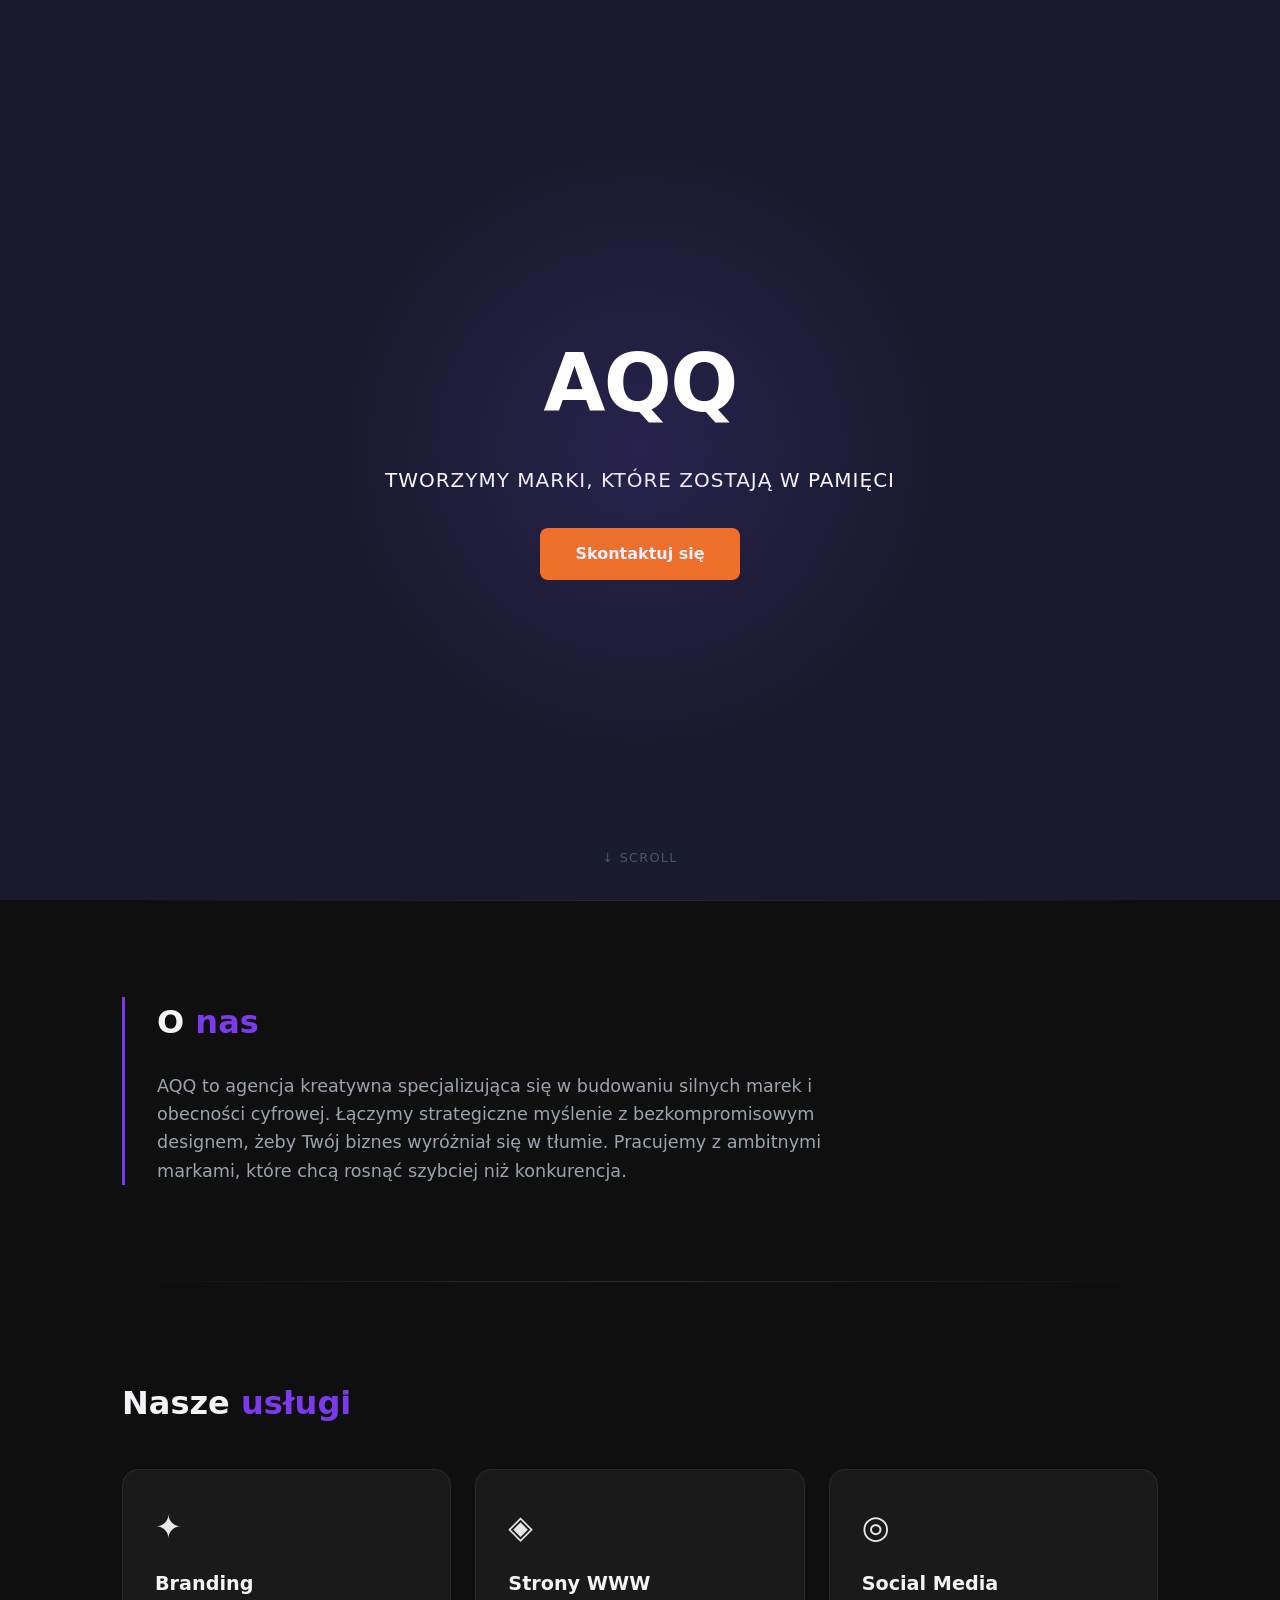
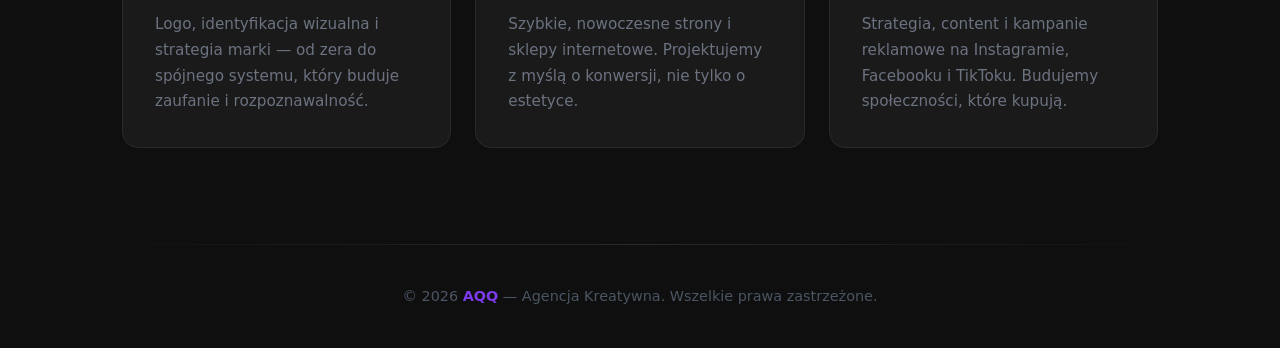
<file: projekty/html-starter/index.html>
<!DOCTYPE html>
<html lang="pl">
<head>
  <meta charset="UTF-8">
  <meta name="viewport" content="width=device-width, initial-scale=1.0">
  <title>AQQ – Agencja Kreatywna</title>
  <style>
    *, *::before, *::after { box-sizing: border-box; margin: 0; padding: 0; }

    body {
      font-family: 'Segoe UI', system-ui, sans-serif;
      background: #0f0f0f;
      color: #e8e8e8;
      line-height: 1.6;
    }

    /* HEADER */
    header {
      display: flex;
      flex-direction: column;
      align-items: center;
      justify-content: center;
      min-height: 100vh;
      text-align: center;
      padding: 2rem;
      background: #1a1a2e;
      position: relative;
      overflow: hidden;
    }

    header::before {
      content: '';
      position: absolute;
      width: 600px;
      height: 600px;
      background: radial-gradient(circle, rgba(120, 80, 255, 0.15) 0%, transparent 70%);
      top: 50%;
      left: 50%;
      transform: translate(-50%, -50%);
      pointer-events: none;
    }

    .logo {
      font-size: 5rem;
      font-weight: 900;
      letter-spacing: -0.02em;
      color: #ffffff;
      position: relative;
    }

    .tagline {
      font-size: 1.25rem;
      color: #ffffff;
      margin-top: 1rem;
      letter-spacing: 0.05em;
      text-transform: uppercase;
      font-weight: 300;
    }

    .btn-contact {
      margin-top: 2rem;
      padding: 0.85rem 2.2rem;
      background: #f97316;
      color: #fff;
      font-size: 1rem;
      font-weight: 600;
      border: none;
      border-radius: 8px;
      cursor: pointer;
      text-decoration: none;
      transition: background 0.2s ease, transform 0.2s ease;
      display: inline-block;
    }

    .btn-contact:hover {
      background: #ea6c0a;
      transform: translateY(-2px);
    }

    .scroll-hint {
      position: absolute;
      bottom: 2rem;
      font-size: 0.8rem;
      color: #4b5563;
      letter-spacing: 0.1em;
      text-transform: uppercase;
    }

    /* SECTIONS */
    section {
      max-width: 1100px;
      margin: 0 auto;
      padding: 6rem 2rem;
    }

    h2 {
      font-size: 2rem;
      font-weight: 700;
      margin-bottom: 1.5rem;
      color: #f3f4f6;
    }

    h2 span {
      color: #7c3aed;
    }

    /* O NAS */
    .about {
      border-left: 3px solid #7c3aed;
      padding-left: 2rem;
    }

    .about p {
      font-size: 1.1rem;
      color: #9ca3af;
      max-width: 680px;
    }

    /* USŁUGI */
    .services-grid {
      display: grid;
      grid-template-columns: repeat(auto-fit, minmax(280px, 1fr));
      gap: 1.5rem;
      margin-top: 2.5rem;
    }

    .card {
      background: #1a1a1a;
      border: 1px solid #2a2a2a;
      border-radius: 16px;
      padding: 2rem;
      transition: transform 0.2s ease, border-color 0.2s ease;
    }

    .card:hover {
      transform: translateY(-4px);
      border-color: #7c3aed;
    }

    .card-icon {
      font-size: 2rem;
      margin-bottom: 1rem;
    }

    .card h3 {
      font-size: 1.2rem;
      font-weight: 600;
      margin-bottom: 0.75rem;
      color: #f3f4f6;
    }

    .card p {
      font-size: 0.95rem;
      color: #6b7280;
      line-height: 1.7;
    }

    /* DIVIDER */
    .divider {
      width: 100%;
      height: 1px;
      background: linear-gradient(90deg, transparent, #2a2a2a, transparent);
      max-width: 1100px;
      margin: 0 auto;
    }

    /* FOOTER */
    footer {
      text-align: center;
      padding: 2.5rem;
      color: #4b5563;
      font-size: 0.9rem;
    }

    footer strong {
      color: #7c3aed;
    }
  </style>
</head>
<body>

  <header>
    <div class="logo">AQQ</div>
    <p class="tagline">Tworzymy marki, które zostają w pamięci</p>
    <a href="mailto:kontakt@aqq.pl" class="btn-contact">Skontaktuj się</a>
    <span class="scroll-hint">↓ scroll</span>
  </header>

  <div class="divider"></div>

  <section>
    <div class="about">
      <h2>O <span>nas</span></h2>
      <p>
        AQQ to agencja kreatywna specjalizująca się w budowaniu silnych marek i obecności cyfrowej.
        Łączymy strategiczne myślenie z bezkompromisowym designem, żeby Twój biznes wyróżniał się
        w tłumie. Pracujemy z ambitnymi markami, które chcą rosnąć szybciej niż konkurencja.
      </p>
    </div>
  </section>

  <div class="divider"></div>

  <section>
    <h2>Nasze <span>usługi</span></h2>
    <div class="services-grid">

      <div class="card">
        <div class="card-icon">✦</div>
        <h3>Branding</h3>
        <p>Logo, identyfikacja wizualna i strategia marki — od zera do spójnego systemu, który buduje zaufanie i rozpoznawalność.</p>
      </div>

      <div class="card">
        <div class="card-icon">◈</div>
        <h3>Strony WWW</h3>
        <p>Szybkie, nowoczesne strony i sklepy internetowe. Projektujemy z myślą o konwersji, nie tylko o estetyce.</p>
      </div>

      <div class="card">
        <div class="card-icon">◎</div>
        <h3>Social Media</h3>
        <p>Strategia, content i kampanie reklamowe na Instagramie, Facebooku i TikToku. Budujemy społeczności, które kupują.</p>
      </div>

    </div>
  </section>

  <div class="divider"></div>

  <footer>
    <p>© 2026 <strong>AQQ</strong> — Agencja Kreatywna. Wszelkie prawa zastrzeżone.</p>
  </footer>

</body>
</html>
</file>
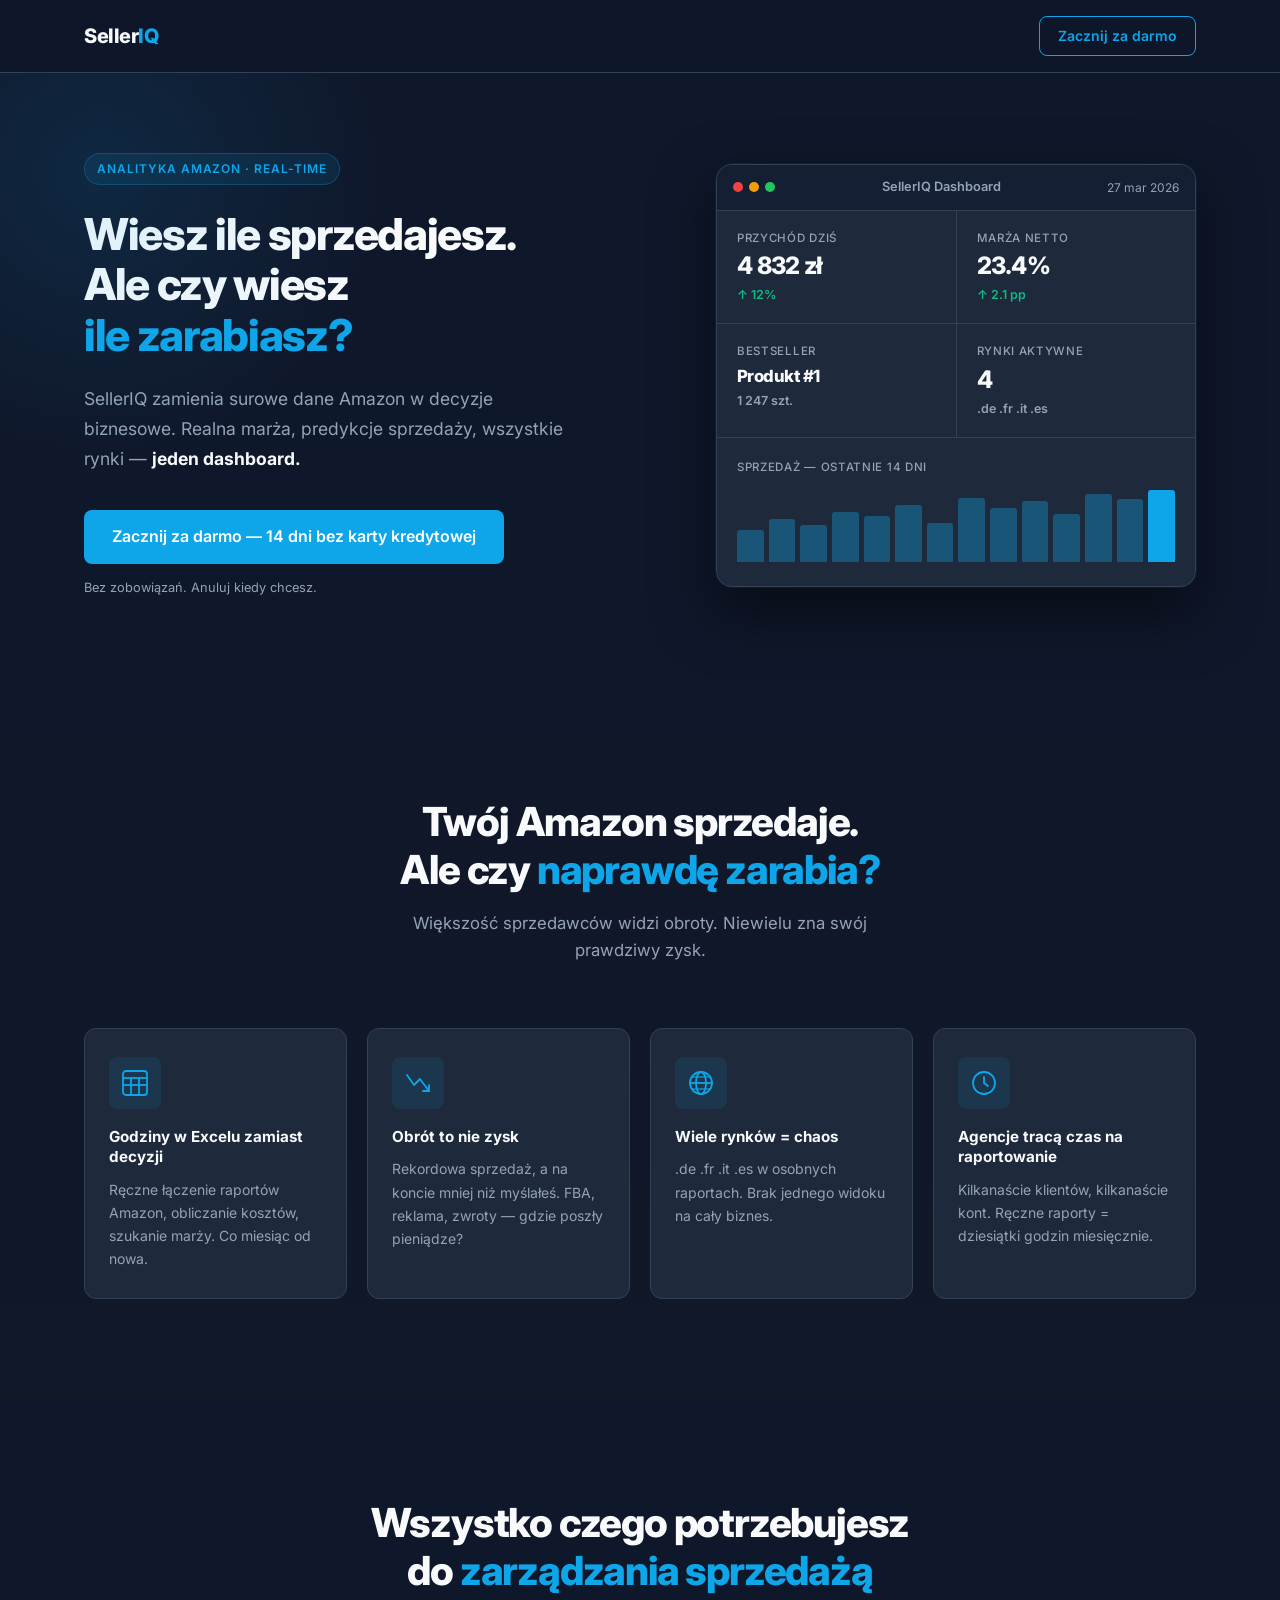
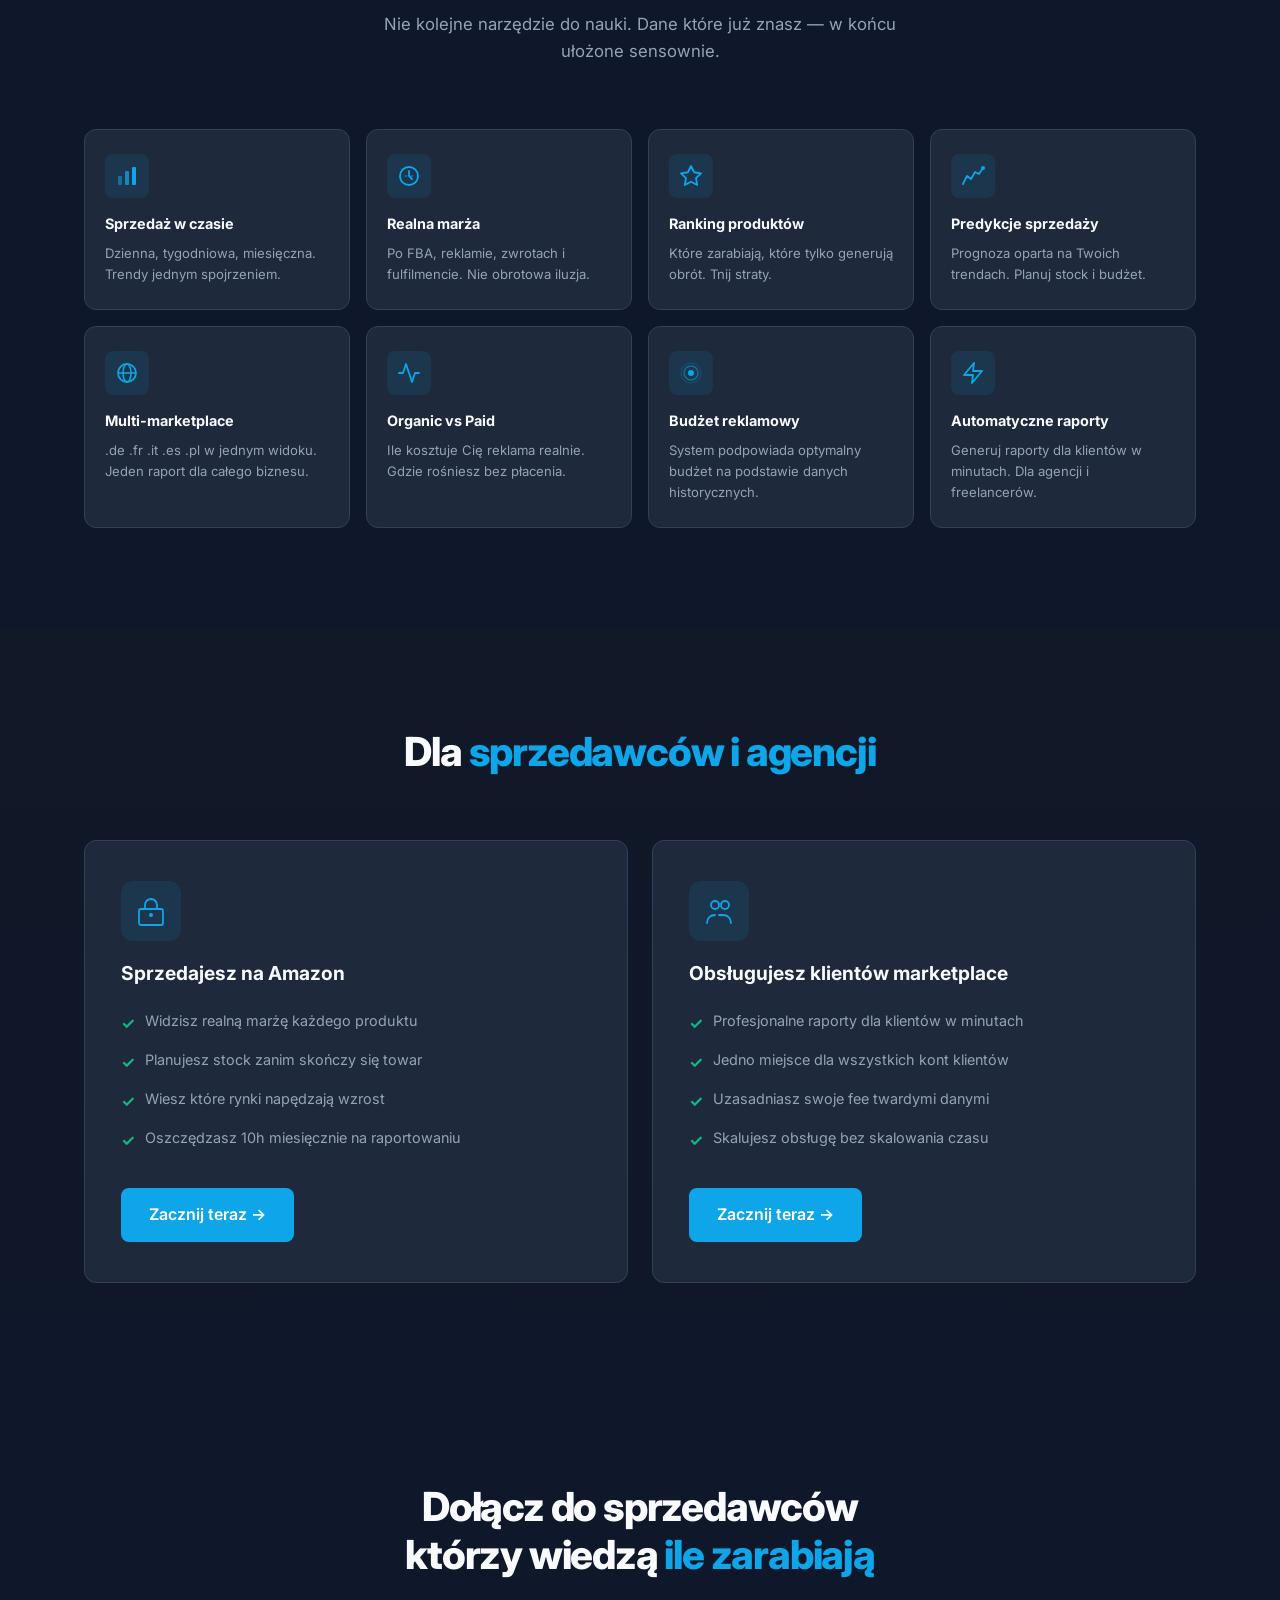
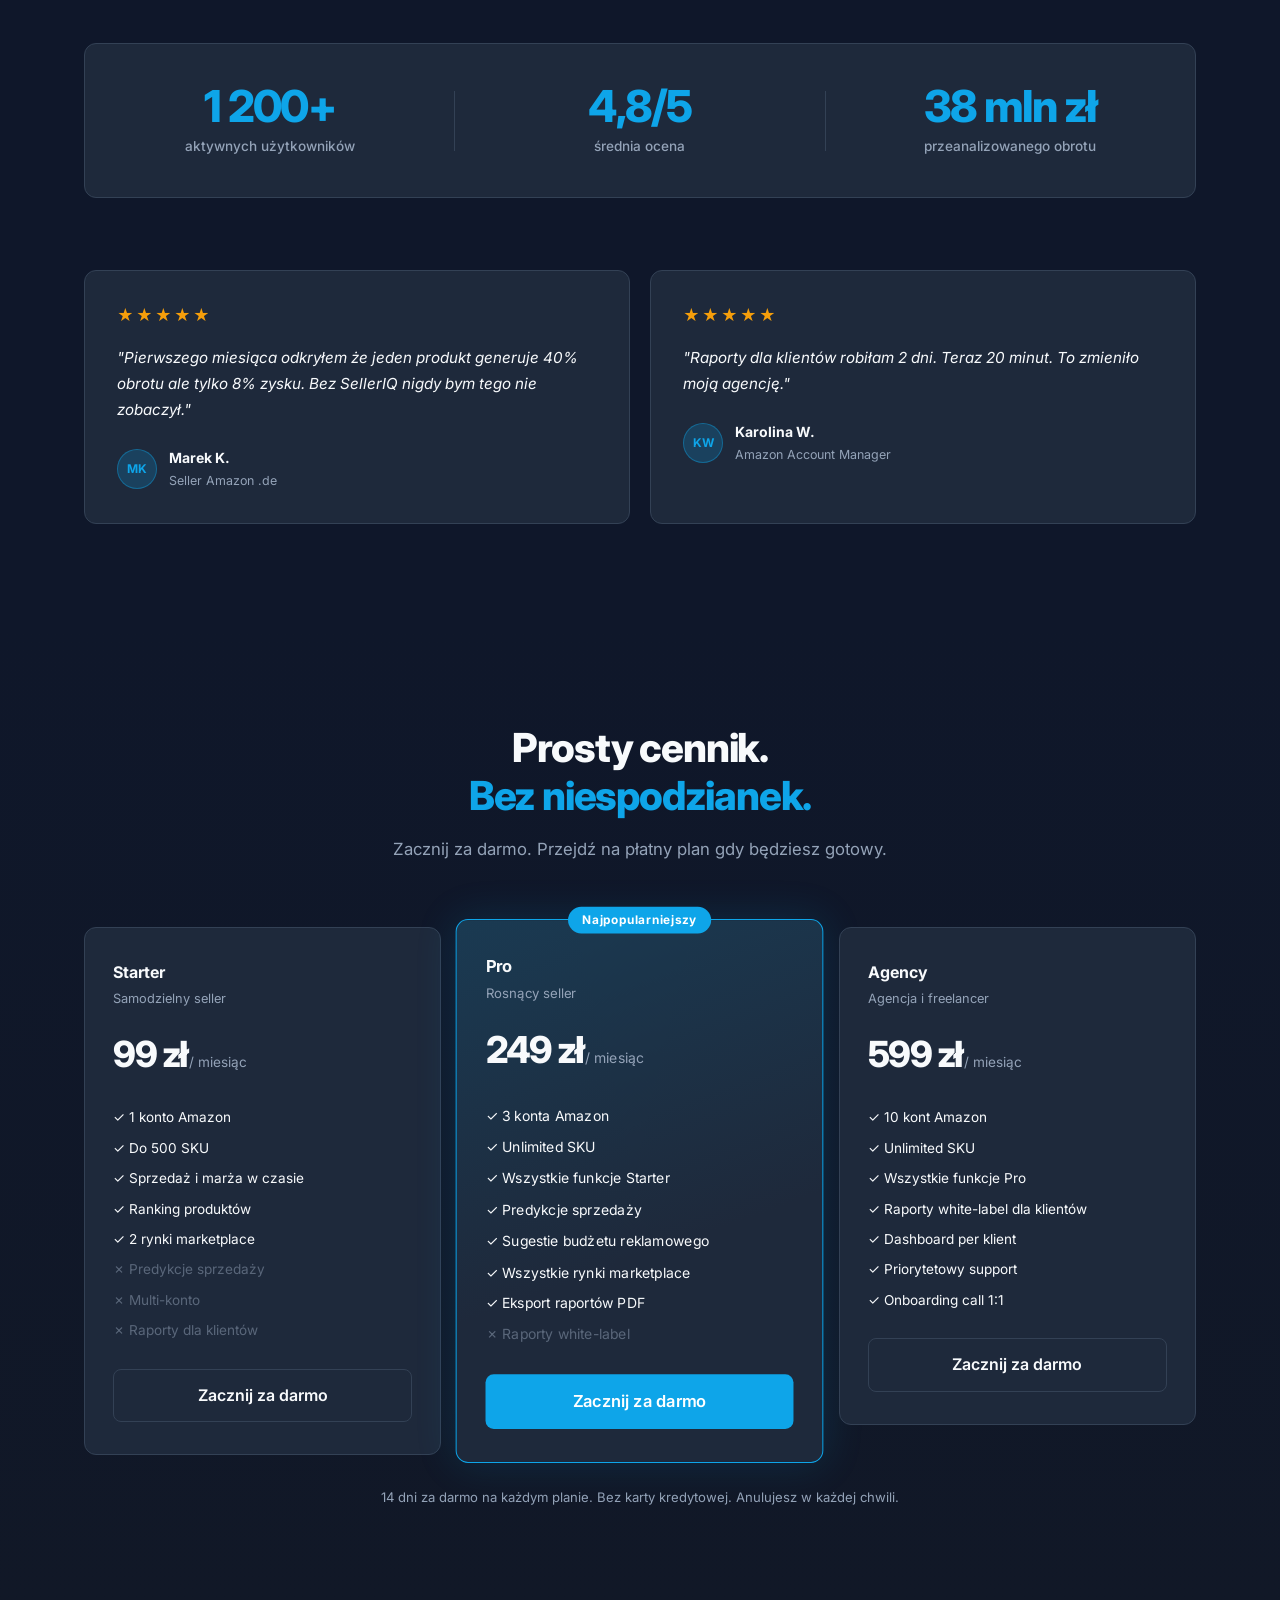
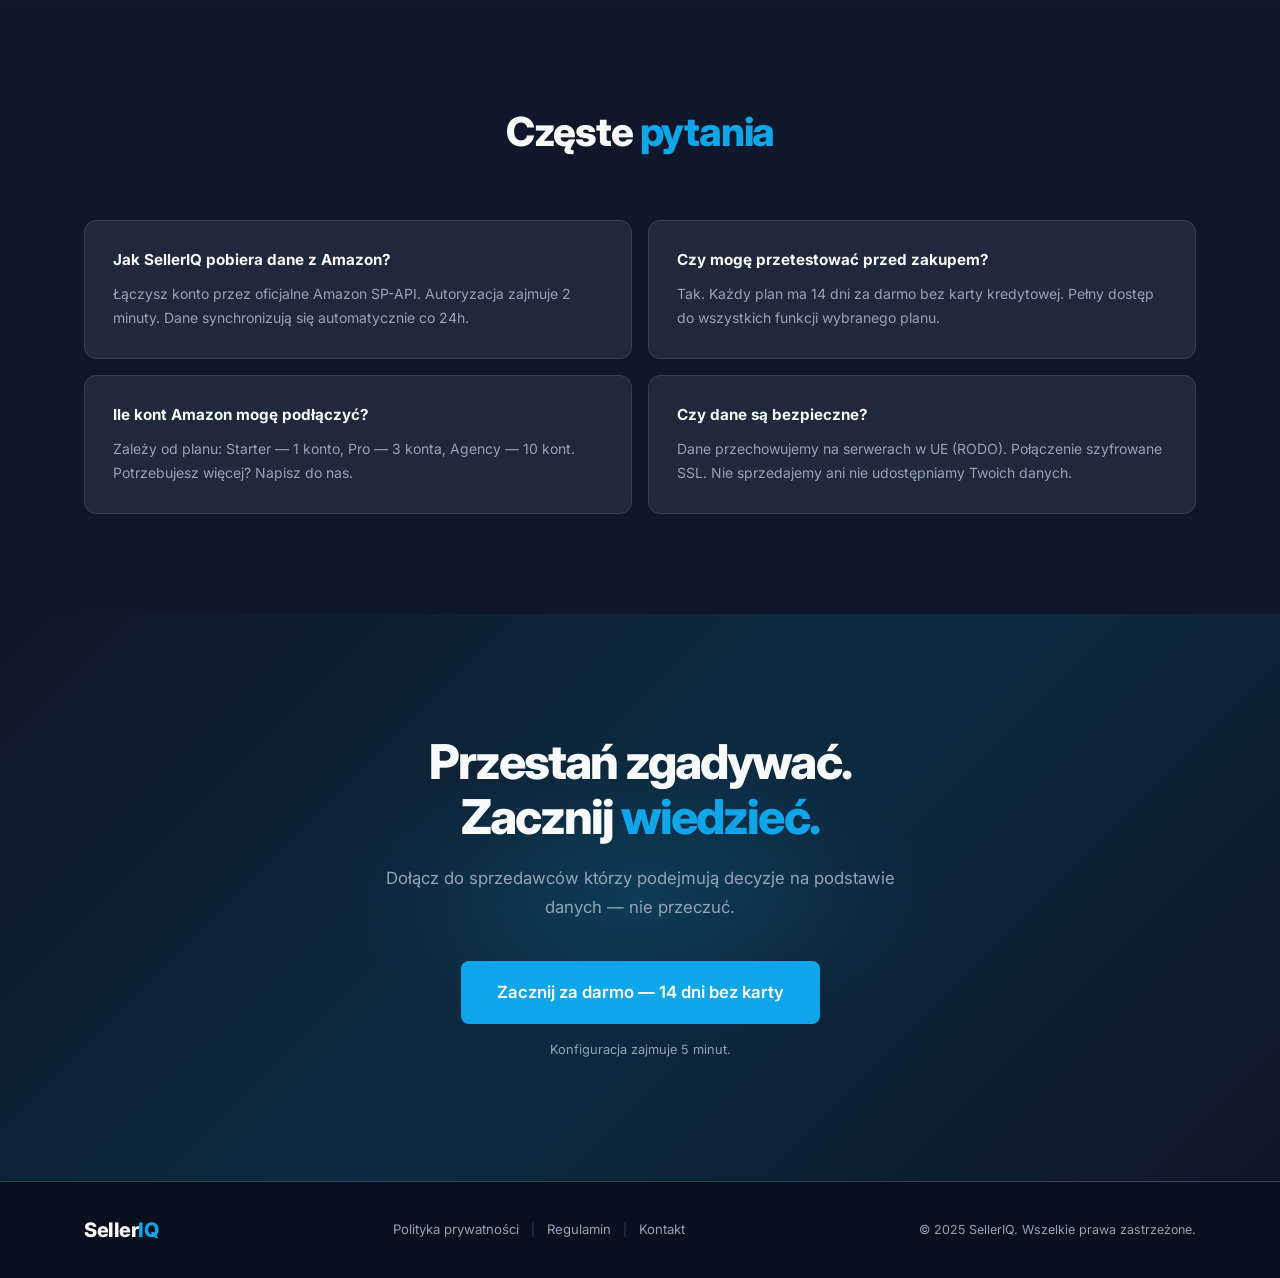
<file: projekty/selleriq-lp/index.html>
<!DOCTYPE html>
<html lang="pl">
<head>
  <meta charset="UTF-8">
  <meta name="viewport" content="width=device-width, initial-scale=1.0">
  <title>SellerIQ — Analityka Amazon która zarabia za Ciebie</title>
  <link rel="preconnect" href="https://fonts.googleapis.com">
  <link rel="preconnect" href="https://fonts.gstatic.com" crossorigin>
  <link href="https://fonts.googleapis.com/css2?family=Inter:wght@400;500;600;700;800&display=swap" rel="stylesheet">
  <link rel="stylesheet" href="style.css">
</head>
<body>

  <!-- NAWIGACJA -->
  <nav class="nav">
    <div class="nav__inner">
      <a href="#" class="nav__logo">Seller<span>IQ</span></a>
      <a href="#cennik" class="nav__cta">Zacznij za darmo</a>
    </div>
  </nav>

  <!-- ================================================
       SEKCJA 1 — HERO
  ================================================ -->
  <section class="hero">
    <div class="container hero__grid">

      <!-- Lewa kolumna: tekst -->
      <div class="hero__text">
        <div class="hero__badge">Analityka Amazon · Real-time</div>
        <h1 class="hero__h1">
          Wiesz ile sprzedajesz.<br>
          Ale czy wiesz<br>
          <span class="accent">ile zarabiasz?</span>
        </h1>
        <p class="hero__sub">
          SellerIQ zamienia surowe dane Amazon w decyzje biznesowe.
          Realna marża, predykcje sprzedaży, wszystkie rynki —
          <strong>jeden dashboard.</strong>
        </p>
        <a href="#" class="btn btn--primary">
          Zacznij za darmo — 14 dni bez karty kredytowej
        </a>
        <p class="hero__note">Bez zobowiązań. Anuluj kiedy chcesz.</p>
      </div>

      <!-- Prawa kolumna: mockup dashboardu -->
      <div class="hero__dashboard">
        <div class="dashboard">

          <!-- Pasek tytułowy mockupa -->
          <div class="dashboard__topbar">
            <div class="dashboard__dots">
              <span></span><span></span><span></span>
            </div>
            <span class="dashboard__title">SellerIQ Dashboard</span>
            <span class="dashboard__date">27 mar 2026</span>
          </div>

          <!-- 4 karty metryk -->
          <div class="dashboard__cards">

            <div class="metric-card">
              <div class="metric-card__label">Przychód dziś</div>
              <div class="metric-card__value">4 832 zł</div>
              <div class="metric-card__delta positive">↑ 12%</div>
            </div>

            <div class="metric-card">
              <div class="metric-card__label">Marża netto</div>
              <div class="metric-card__value">23.4%</div>
              <div class="metric-card__delta positive">↑ 2.1 pp</div>
            </div>

            <div class="metric-card">
              <div class="metric-card__label">Bestseller</div>
              <div class="metric-card__value metric-card__value--sm">Produkt #1</div>
              <div class="metric-card__delta neutral">1 247 szt.</div>
            </div>

            <div class="metric-card">
              <div class="metric-card__label">Rynki aktywne</div>
              <div class="metric-card__value">4</div>
              <div class="metric-card__delta neutral">.de .fr .it .es</div>
            </div>

          </div>

          <!-- Pasek wykresu CSS -->
          <div class="dashboard__chart">
            <div class="chart__label">Sprzedaż — ostatnie 14 dni</div>
            <div class="chart__bars">
              <div class="chart__bar" style="--h: 45%"></div>
              <div class="chart__bar" style="--h: 60%"></div>
              <div class="chart__bar" style="--h: 52%"></div>
              <div class="chart__bar" style="--h: 70%"></div>
              <div class="chart__bar" style="--h: 65%"></div>
              <div class="chart__bar" style="--h: 80%"></div>
              <div class="chart__bar" style="--h: 55%"></div>
              <div class="chart__bar" style="--h: 90%"></div>
              <div class="chart__bar" style="--h: 75%"></div>
              <div class="chart__bar" style="--h: 85%"></div>
              <div class="chart__bar" style="--h: 68%"></div>
              <div class="chart__bar" style="--h: 95%"></div>
              <div class="chart__bar" style="--h: 88%"></div>
              <div class="chart__bar chart__bar--today" style="--h: 100%"></div>
            </div>
          </div>

        </div>
      </div>

    </div>
  </section>

  <!-- ================================================
       SEKCJA 2 — PROBLEM
  ================================================ -->
  <section class="problem">
    <div class="container">

      <div class="section-header">
        <h2 class="section-header__h2">
          Twój Amazon sprzedaje.<br>
          Ale czy <span class="accent">naprawdę zarabia?</span>
        </h2>
        <p class="section-header__sub">
          Większość sprzedawców widzi obroty. Niewielu zna swój prawdziwy zysk.
        </p>
      </div>

      <div class="problem__grid">

        <!-- Karta 1 -->
        <div class="problem-card">
          <div class="problem-card__icon">
            <!-- Ikona: tabela/excel -->
            <svg width="28" height="28" viewBox="0 0 28 28" fill="none" xmlns="http://www.w3.org/2000/svg" aria-hidden="true">
              <rect x="2" y="2" width="24" height="24" rx="3" stroke="#0ea5e9" stroke-width="1.8"/>
              <line x1="2" y1="9" x2="26" y2="9" stroke="#0ea5e9" stroke-width="1.8"/>
              <line x1="2" y1="16" x2="26" y2="16" stroke="#0ea5e9" stroke-width="1.8"/>
              <line x1="10" y1="9" x2="10" y2="26" stroke="#0ea5e9" stroke-width="1.8"/>
              <line x1="18" y1="9" x2="18" y2="26" stroke="#0ea5e9" stroke-width="1.8"/>
            </svg>
          </div>
          <h3 class="problem-card__title">Godziny w Excelu zamiast decyzji</h3>
          <p class="problem-card__desc">
            Ręczne łączenie raportów Amazon, obliczanie kosztów, szukanie marży.
            Co miesiąc od nowa.
          </p>
        </div>

        <!-- Karta 2 -->
        <div class="problem-card">
          <div class="problem-card__icon">
            <!-- Ikona: wykres w dół -->
            <svg width="28" height="28" viewBox="0 0 28 28" fill="none" xmlns="http://www.w3.org/2000/svg" aria-hidden="true">
              <polyline points="3,6 10,16 16,10 25,22" stroke="#0ea5e9" stroke-width="1.8" stroke-linecap="round" stroke-linejoin="round"/>
              <polyline points="19,22 25,22 25,16" stroke="#0ea5e9" stroke-width="1.8" stroke-linecap="round" stroke-linejoin="round"/>
            </svg>
          </div>
          <h3 class="problem-card__title">Obrót to nie zysk</h3>
          <p class="problem-card__desc">
            Rekordowa sprzedaż, a na koncie mniej niż myślałeś.
            FBA, reklama, zwroty — gdzie poszły pieniądze?
          </p>
        </div>

        <!-- Karta 3 -->
        <div class="problem-card">
          <div class="problem-card__icon">
            <!-- Ikona: mapa/globus -->
            <svg width="28" height="28" viewBox="0 0 28 28" fill="none" xmlns="http://www.w3.org/2000/svg" aria-hidden="true">
              <circle cx="14" cy="14" r="11" stroke="#0ea5e9" stroke-width="1.8"/>
              <ellipse cx="14" cy="14" rx="5" ry="11" stroke="#0ea5e9" stroke-width="1.8"/>
              <line x1="3" y1="14" x2="25" y2="14" stroke="#0ea5e9" stroke-width="1.8"/>
              <line x1="5" y1="8" x2="23" y2="8" stroke="#0ea5e9" stroke-width="1.2"/>
              <line x1="5" y1="20" x2="23" y2="20" stroke="#0ea5e9" stroke-width="1.2"/>
            </svg>
          </div>
          <h3 class="problem-card__title">Wiele rynków = chaos</h3>
          <p class="problem-card__desc">
            .de .fr .it .es w osobnych raportach.
            Brak jednego widoku na cały biznes.
          </p>
        </div>

        <!-- Karta 4 -->
        <div class="problem-card">
          <div class="problem-card__icon">
            <!-- Ikona: zegar -->
            <svg width="28" height="28" viewBox="0 0 28 28" fill="none" xmlns="http://www.w3.org/2000/svg" aria-hidden="true">
              <circle cx="14" cy="14" r="11" stroke="#0ea5e9" stroke-width="1.8"/>
              <polyline points="14,8 14,14 18,17" stroke="#0ea5e9" stroke-width="1.8" stroke-linecap="round" stroke-linejoin="round"/>
            </svg>
          </div>
          <h3 class="problem-card__title">Agencje tracą czas na raportowanie</h3>
          <p class="problem-card__desc">
            Kilkanaście klientów, kilkanaście kont.
            Ręczne raporty = dziesiątki godzin miesięcznie.
          </p>
        </div>

      </div>
    </div>
  </section>


  <!-- ================================================
       SEKCJA 3 — FUNKCJE
  ================================================ -->
  <section class="features">
    <div class="container">

      <div class="section-header">
        <h2 class="section-header__h2">Wszystko czego potrzebujesz<br>do <span class="accent">zarządzania sprzedażą</span></h2>
        <p class="section-header__sub">Nie kolejne narzędzie do nauki. Dane które już znasz — w końcu ułożone sensownie.</p>
      </div>

      <div class="features__grid">

        <div class="feature-card">
          <div class="feature-card__icon">
            <svg width="24" height="24" viewBox="0 0 24 24" fill="none" xmlns="http://www.w3.org/2000/svg" aria-hidden="true">
              <rect x="3" y="12" width="4" height="9" rx="1" fill="#0ea5e9" opacity="0.5"/>
              <rect x="10" y="7" width="4" height="14" rx="1" fill="#0ea5e9" opacity="0.75"/>
              <rect x="17" y="3" width="4" height="18" rx="1" fill="#0ea5e9"/>
            </svg>
          </div>
          <h3 class="feature-card__title">Sprzedaż w czasie</h3>
          <p class="feature-card__desc">Dzienna, tygodniowa, miesięczna. Trendy jednym spojrzeniem.</p>
        </div>

        <div class="feature-card">
          <div class="feature-card__icon">
            <svg width="24" height="24" viewBox="0 0 24 24" fill="none" xmlns="http://www.w3.org/2000/svg" aria-hidden="true">
              <circle cx="12" cy="12" r="9" stroke="#0ea5e9" stroke-width="1.8"/>
              <path d="M12 7v5l3 3" stroke="#0ea5e9" stroke-width="1.8" stroke-linecap="round"/>
              <path d="M8 12h2M14 12h2" stroke="#0ea5e9" stroke-width="1.4" stroke-linecap="round" opacity="0.5"/>
            </svg>
          </div>
          <h3 class="feature-card__title">Realna marża</h3>
          <p class="feature-card__desc">Po FBA, reklamie, zwrotach i fulfilmencie. Nie obrotowa iluzja.</p>
        </div>

        <div class="feature-card">
          <div class="feature-card__icon">
            <svg width="24" height="24" viewBox="0 0 24 24" fill="none" xmlns="http://www.w3.org/2000/svg" aria-hidden="true">
              <polygon points="12,2 15.09,8.26 22,9.27 17,14.14 18.18,21.02 12,17.77 5.82,21.02 7,14.14 2,9.27 8.91,8.26" stroke="#0ea5e9" stroke-width="1.8" stroke-linejoin="round"/>
            </svg>
          </div>
          <h3 class="feature-card__title">Ranking produktów</h3>
          <p class="feature-card__desc">Które zarabiają, które tylko generują obrót. Tnij straty.</p>
        </div>

        <div class="feature-card">
          <div class="feature-card__icon">
            <svg width="24" height="24" viewBox="0 0 24 24" fill="none" xmlns="http://www.w3.org/2000/svg" aria-hidden="true">
              <polyline points="2,20 6,12 10,15 14,8 18,10 22,4" stroke="#0ea5e9" stroke-width="1.8" stroke-linecap="round" stroke-linejoin="round"/>
              <circle cx="22" cy="4" r="2" fill="#0ea5e9"/>
            </svg>
          </div>
          <h3 class="feature-card__title">Predykcje sprzedaży</h3>
          <p class="feature-card__desc">Prognoza oparta na Twoich trendach. Planuj stock i budżet.</p>
        </div>

        <div class="feature-card">
          <div class="feature-card__icon">
            <svg width="24" height="24" viewBox="0 0 24 24" fill="none" xmlns="http://www.w3.org/2000/svg" aria-hidden="true">
              <circle cx="12" cy="12" r="9" stroke="#0ea5e9" stroke-width="1.8"/>
              <ellipse cx="12" cy="12" rx="4" ry="9" stroke="#0ea5e9" stroke-width="1.5"/>
              <line x1="3" y1="12" x2="21" y2="12" stroke="#0ea5e9" stroke-width="1.5"/>
            </svg>
          </div>
          <h3 class="feature-card__title">Multi-marketplace</h3>
          <p class="feature-card__desc">.de .fr .it .es .pl w jednym widoku. Jeden raport dla całego biznesu.</p>
        </div>

        <div class="feature-card">
          <div class="feature-card__icon">
            <svg width="24" height="24" viewBox="0 0 24 24" fill="none" xmlns="http://www.w3.org/2000/svg" aria-hidden="true">
              <path d="M22 12h-4l-3 9L9 3l-3 9H2" stroke="#0ea5e9" stroke-width="1.8" stroke-linecap="round" stroke-linejoin="round"/>
            </svg>
          </div>
          <h3 class="feature-card__title">Organic vs Paid</h3>
          <p class="feature-card__desc">Ile kosztuje Cię reklama realnie. Gdzie rośniesz bez płacenia.</p>
        </div>

        <div class="feature-card">
          <div class="feature-card__icon">
            <svg width="24" height="24" viewBox="0 0 24 24" fill="none" xmlns="http://www.w3.org/2000/svg" aria-hidden="true">
              <circle cx="12" cy="12" r="3" fill="#0ea5e9"/>
              <circle cx="12" cy="12" r="7" stroke="#0ea5e9" stroke-width="1.5" opacity="0.5"/>
              <circle cx="12" cy="12" r="10" stroke="#0ea5e9" stroke-width="1" opacity="0.25"/>
            </svg>
          </div>
          <h3 class="feature-card__title">Budżet reklamowy</h3>
          <p class="feature-card__desc">System podpowiada optymalny budżet na podstawie danych historycznych.</p>
        </div>

        <div class="feature-card">
          <div class="feature-card__icon">
            <svg width="24" height="24" viewBox="0 0 24 24" fill="none" xmlns="http://www.w3.org/2000/svg" aria-hidden="true">
              <path d="M13 2L3 14h9l-1 8 10-12h-9l1-8z" stroke="#0ea5e9" stroke-width="1.8" stroke-linecap="round" stroke-linejoin="round"/>
            </svg>
          </div>
          <h3 class="feature-card__title">Automatyczne raporty</h3>
          <p class="feature-card__desc">Generuj raporty dla klientów w minutach. Dla agencji i freelancerów.</p>
        </div>

      </div>
    </div>
  </section>

  <!-- ================================================
       SEKCJA 4 — DLA KOGO
  ================================================ -->
  <section class="for-who">
    <div class="container">

      <div class="section-header">
        <h2 class="section-header__h2">Dla <span class="accent">sprzedawców i agencji</span></h2>
      </div>

      <div class="for-who__grid">

        <!-- Lewa: Seller -->
        <div class="persona-card">
          <div class="persona-card__icon">
            <svg width="32" height="32" viewBox="0 0 32 32" fill="none" xmlns="http://www.w3.org/2000/svg" aria-hidden="true">
              <rect x="4" y="14" width="24" height="16" rx="2" stroke="#0ea5e9" stroke-width="1.8"/>
              <path d="M10 14V10a6 6 0 0 1 12 0v4" stroke="#0ea5e9" stroke-width="1.8" stroke-linecap="round"/>
              <circle cx="16" cy="20" r="2" fill="#0ea5e9"/>
            </svg>
          </div>
          <h3 class="persona-card__title">Sprzedajesz na Amazon</h3>
          <ul class="persona-card__list">
            <li><span class="check">✓</span> Widzisz realną marżę każdego produktu</li>
            <li><span class="check">✓</span> Planujesz stock zanim skończy się towar</li>
            <li><span class="check">✓</span> Wiesz które rynki napędzają wzrost</li>
            <li><span class="check">✓</span> Oszczędzasz 10h miesięcznie na raportowaniu</li>
          </ul>
          <a href="#" class="btn btn--primary persona-card__cta">Zacznij teraz →</a>
        </div>

        <!-- Prawa: Agencja -->
        <div class="persona-card">
          <div class="persona-card__icon">
            <svg width="32" height="32" viewBox="0 0 32 32" fill="none" xmlns="http://www.w3.org/2000/svg" aria-hidden="true">
              <circle cx="12" cy="10" r="4" stroke="#0ea5e9" stroke-width="1.8"/>
              <circle cx="22" cy="10" r="4" stroke="#0ea5e9" stroke-width="1.8"/>
              <path d="M4 28c0-5 3.6-8 8-8" stroke="#0ea5e9" stroke-width="1.8" stroke-linecap="round"/>
              <path d="M28 28c0-5-3.6-8-8-8h-4" stroke="#0ea5e9" stroke-width="1.8" stroke-linecap="round"/>
            </svg>
          </div>
          <h3 class="persona-card__title">Obsługujesz klientów marketplace</h3>
          <ul class="persona-card__list">
            <li><span class="check">✓</span> Profesjonalne raporty dla klientów w minutach</li>
            <li><span class="check">✓</span> Jedno miejsce dla wszystkich kont klientów</li>
            <li><span class="check">✓</span> Uzasadniasz swoje fee twardymi danymi</li>
            <li><span class="check">✓</span> Skalujesz obsługę bez skalowania czasu</li>
          </ul>
          <a href="#" class="btn btn--primary persona-card__cta">Zacznij teraz →</a>
        </div>

      </div>
    </div>
  </section>

  <!-- ================================================
       SEKCJA 5 — SOCIAL PROOF
  ================================================ -->
  <section class="proof">
    <div class="container">

      <div class="section-header">
        <h2 class="section-header__h2">Dołącz do sprzedawców<br>którzy wiedzą <span class="accent">ile zarabiają</span></h2>
      </div>

      <!-- Trzy duże liczby -->
      <div class="proof__stats">
        <div class="stat">
          <div class="stat__value">1 200+</div>
          <div class="stat__label">aktywnych użytkowników</div>
        </div>
        <div class="stat__divider"></div>
        <div class="stat">
          <div class="stat__value">4,8/5</div>
          <div class="stat__label">średnia ocena</div>
        </div>
        <div class="stat__divider"></div>
        <div class="stat">
          <div class="stat__value">38 mln zł</div>
          <div class="stat__label">przeanalizowanego obrotu</div>
        </div>
      </div>

      <!-- Opinie -->
      <div class="proof__reviews">

        <div class="review-card">
          <div class="review-card__stars">★★★★★</div>
          <blockquote class="review-card__text">
            "Pierwszego miesiąca odkryłem że jeden produkt generuje 40% obrotu ale tylko 8% zysku. Bez SellerIQ nigdy bym tego nie zobaczył."
          </blockquote>
          <div class="review-card__author">
            <div class="review-card__avatar">MK</div>
            <div>
              <div class="review-card__name">Marek K.</div>
              <div class="review-card__role">Seller Amazon .de</div>
            </div>
          </div>
        </div>

        <div class="review-card">
          <div class="review-card__stars">★★★★★</div>
          <blockquote class="review-card__text">
            "Raporty dla klientów robiłam 2 dni. Teraz 20 minut. To zmieniło moją agencję."
          </blockquote>
          <div class="review-card__author">
            <div class="review-card__avatar">KW</div>
            <div>
              <div class="review-card__name">Karolina W.</div>
              <div class="review-card__role">Amazon Account Manager</div>
            </div>
          </div>
        </div>

      </div>
    </div>
  </section>


  <!-- ================================================
       SEKCJA 6 — CENNIK
  ================================================ -->
  <section class="pricing" id="cennik">
    <div class="container">

      <div class="section-header">
        <h2 class="section-header__h2">Prosty cennik.<br><span class="accent">Bez niespodzianek.</span></h2>
        <p class="section-header__sub">Zacznij za darmo. Przejdź na płatny plan gdy będziesz gotowy.</p>
      </div>

      <div class="pricing__grid">

        <!-- Starter -->
        <div class="price-card">
          <div class="price-card__header">
            <div class="price-card__plan">Starter</div>
            <div class="price-card__for">Samodzielny seller</div>
            <div class="price-card__price"><span class="price-card__amount">99 zł</span><span class="price-card__period"> / miesiąc</span></div>
          </div>
          <ul class="price-card__list">
            <li class="yes">✓ 1 konto Amazon</li>
            <li class="yes">✓ Do 500 SKU</li>
            <li class="yes">✓ Sprzedaż i marża w czasie</li>
            <li class="yes">✓ Ranking produktów</li>
            <li class="yes">✓ 2 rynki marketplace</li>
            <li class="no">✗ Predykcje sprzedaży</li>
            <li class="no">✗ Multi-konto</li>
            <li class="no">✗ Raporty dla klientów</li>
          </ul>
          <a href="#" class="btn btn--outline">Zacznij za darmo</a>
        </div>

        <!-- Pro — wyróżniony -->
        <div class="price-card price-card--featured">
          <div class="price-card__badge">Najpopularniejszy</div>
          <div class="price-card__header">
            <div class="price-card__plan">Pro</div>
            <div class="price-card__for">Rosnący seller</div>
            <div class="price-card__price"><span class="price-card__amount">249 zł</span><span class="price-card__period"> / miesiąc</span></div>
          </div>
          <ul class="price-card__list">
            <li class="yes">✓ 3 konta Amazon</li>
            <li class="yes">✓ Unlimited SKU</li>
            <li class="yes">✓ Wszystkie funkcje Starter</li>
            <li class="yes">✓ Predykcje sprzedaży</li>
            <li class="yes">✓ Sugestie budżetu reklamowego</li>
            <li class="yes">✓ Wszystkie rynki marketplace</li>
            <li class="yes">✓ Eksport raportów PDF</li>
            <li class="no">✗ Raporty white-label</li>
          </ul>
          <a href="#" class="btn btn--primary">Zacznij za darmo</a>
        </div>

        <!-- Agency -->
        <div class="price-card">
          <div class="price-card__header">
            <div class="price-card__plan">Agency</div>
            <div class="price-card__for">Agencja i freelancer</div>
            <div class="price-card__price"><span class="price-card__amount">599 zł</span><span class="price-card__period"> / miesiąc</span></div>
          </div>
          <ul class="price-card__list">
            <li class="yes">✓ 10 kont Amazon</li>
            <li class="yes">✓ Unlimited SKU</li>
            <li class="yes">✓ Wszystkie funkcje Pro</li>
            <li class="yes">✓ Raporty white-label dla klientów</li>
            <li class="yes">✓ Dashboard per klient</li>
            <li class="yes">✓ Priorytetowy support</li>
            <li class="yes">✓ Onboarding call 1:1</li>
          </ul>
          <a href="#" class="btn btn--outline">Zacznij za darmo</a>
        </div>

      </div>

      <p class="pricing__note">14 dni za darmo na każdym planie. Bez karty kredytowej. Anulujesz w każdej chwili.</p>

    </div>
  </section>

  <!-- ================================================
       SEKCJA 7 — FAQ
  ================================================ -->
  <section class="faq">
    <div class="container">

      <div class="section-header">
        <h2 class="section-header__h2">Częste <span class="accent">pytania</span></h2>
      </div>

      <div class="faq__grid">

        <div class="faq-card">
          <h3 class="faq-card__q">Jak SellerIQ pobiera dane z Amazon?</h3>
          <p class="faq-card__a">Łączysz konto przez oficjalne Amazon SP-API. Autoryzacja zajmuje 2 minuty. Dane synchronizują się automatycznie co 24h.</p>
        </div>

        <div class="faq-card">
          <h3 class="faq-card__q">Czy mogę przetestować przed zakupem?</h3>
          <p class="faq-card__a">Tak. Każdy plan ma 14 dni za darmo bez karty kredytowej. Pełny dostęp do wszystkich funkcji wybranego planu.</p>
        </div>

        <div class="faq-card">
          <h3 class="faq-card__q">Ile kont Amazon mogę podłączyć?</h3>
          <p class="faq-card__a">Zależy od planu: Starter — 1 konto, Pro — 3 konta, Agency — 10 kont. Potrzebujesz więcej? Napisz do nas.</p>
        </div>

        <div class="faq-card">
          <h3 class="faq-card__q">Czy dane są bezpieczne?</h3>
          <p class="faq-card__a">Dane przechowujemy na serwerach w UE (RODO). Połączenie szyfrowane SSL. Nie sprzedajemy ani nie udostępniamy Twoich danych.</p>
        </div>

      </div>
    </div>
  </section>

  <!-- ================================================
       SEKCJA 8 — KOŃCOWE CTA
  ================================================ -->
  <section class="cta-final">
    <div class="container cta-final__inner">
      <h2 class="cta-final__h2">Przestań zgadywać.<br>Zacznij <span class="accent">wiedzieć.</span></h2>
      <p class="cta-final__sub">Dołącz do sprzedawców którzy podejmują decyzje na podstawie danych — nie przeczuć.</p>
      <a href="#" class="btn btn--primary btn--lg">Zacznij za darmo — 14 dni bez karty</a>
      <p class="cta-final__note">Konfiguracja zajmuje 5 minut.</p>
    </div>
  </section>

  <!-- ================================================
       FOOTER
  ================================================ -->
  <footer class="footer">
    <div class="container footer__inner">
      <a href="#" class="nav__logo">Seller<span>IQ</span></a>
      <nav class="footer__links">
        <a href="#">Polityka prywatności</a>
        <span>|</span>
        <a href="#">Regulamin</a>
        <span>|</span>
        <a href="#">Kontakt</a>
      </nav>
      <p class="footer__copy">© 2025 SellerIQ. Wszelkie prawa zastrzeżone.</p>
    </div>
  </footer>

</body>
</html>
</file>
<file: projekty/selleriq-lp/style.css>
/* ================================================
   SELLERIQ — Landing Page
   Paleta: #0f172a (tło), #1e293b (powierzchnie),
           #0ea5e9 (akcent), #f8fafc (tekst)
================================================ */

/* --- Reset i baza --- */
*, *::before, *::after {
  box-sizing: border-box;
  margin: 0;
  padding: 0;
}

html {
  scroll-behavior: smooth;
}

body {
  font-family: 'Inter', system-ui, -apple-system, sans-serif;
  background-color: #0f172a;
  color: #f8fafc;
  line-height: 1.6;
  -webkit-font-smoothing: antialiased;
}

/* --- Zmienne CSS --- */
:root {
  --bg:        #0f172a;
  --surface:   #1e293b;
  --surface-2: #263548;
  --accent:    #0ea5e9;
  --accent-dim:#0284c7;
  --text:      #f8fafc;
  --text-muted:#94a3b8;
  --border:    #334155;
  --positive:  #10b981;
  --radius:    12px;
  --radius-sm: 8px;
}

/* --- Pomocnicze --- */
.container {
  max-width: 1160px;
  margin-inline: auto;
  padding-inline: 24px;
}

.accent {
  color: var(--accent);
}

.btn {
  display: inline-block;
  padding: 14px 28px;
  border-radius: var(--radius-sm);
  font-size: 1rem;
  font-weight: 600;
  text-decoration: none;
  cursor: pointer;
  border: none;
  transition: transform 0.15s ease, box-shadow 0.15s ease;
}

.btn:hover {
  transform: translateY(-1px);
  box-shadow: 0 8px 24px rgba(14, 165, 233, 0.35);
}

.btn--primary {
  background: var(--accent);
  color: #fff;
}

/* ================================================
   NAWIGACJA
================================================ */
.nav {
  position: sticky;
  top: 0;
  z-index: 100;
  background: rgba(15, 23, 42, 0.85);
  backdrop-filter: blur(12px);
  border-bottom: 1px solid var(--border);
}

.nav__inner {
  max-width: 1160px;
  margin-inline: auto;
  padding: 16px 24px;
  display: flex;
  align-items: center;
  justify-content: space-between;
}

.nav__logo {
  font-size: 1.25rem;
  font-weight: 800;
  color: var(--text);
  text-decoration: none;
  letter-spacing: -0.5px;
}

.nav__logo span {
  color: var(--accent);
}

.nav__cta {
  font-size: 0.875rem;
  font-weight: 600;
  color: var(--accent);
  text-decoration: none;
  padding: 8px 18px;
  border: 1px solid var(--accent);
  border-radius: var(--radius-sm);
  transition: background 0.15s ease, color 0.15s ease;
}

.nav__cta:hover {
  background: var(--accent);
  color: #fff;
}

/* ================================================
   SEKCJA 1 — HERO
================================================ */
.hero {
  padding: 80px 0 100px;
  position: relative;
  overflow: hidden;
}

/* Delikatny blask w tle */
.hero::before {
  content: '';
  position: absolute;
  top: -200px;
  left: -200px;
  width: 600px;
  height: 600px;
  background: radial-gradient(circle, rgba(14, 165, 233, 0.12) 0%, transparent 70%);
  pointer-events: none;
}

.hero__grid {
  display: grid;
  grid-template-columns: 1fr 1fr;
  gap: 60px;
  align-items: center;
}

/* --- Lewa kolumna --- */
.hero__badge {
  display: inline-block;
  font-size: 0.75rem;
  font-weight: 600;
  letter-spacing: 0.08em;
  text-transform: uppercase;
  color: var(--accent);
  background: rgba(14, 165, 233, 0.1);
  border: 1px solid rgba(14, 165, 233, 0.25);
  padding: 5px 12px;
  border-radius: 100px;
  margin-bottom: 24px;
}

.hero__h1 {
  font-size: clamp(2rem, 4vw, 2.75rem);
  font-weight: 800;
  line-height: 1.15;
  letter-spacing: -0.03em;
  margin-bottom: 24px;
  color: var(--text);
}

.hero__sub {
  font-size: 1.1rem;
  color: var(--text-muted);
  margin-bottom: 36px;
  max-width: 480px;
  line-height: 1.7;
}

.hero__sub strong {
  color: var(--text);
}

.hero__note {
  margin-top: 14px;
  font-size: 0.8rem;
  color: var(--text-muted);
}

/* --- Dashboard mockup --- */
.hero__dashboard {
  display: flex;
  justify-content: flex-end;
}

.dashboard {
  background: var(--surface);
  border: 1px solid var(--border);
  border-radius: 16px;
  overflow: hidden;
  width: 100%;
  max-width: 480px;
  box-shadow:
    0 0 0 1px rgba(14, 165, 233, 0.08),
    0 24px 60px rgba(0, 0, 0, 0.5);
}

/* Pasek tytułowy */
.dashboard__topbar {
  background: #141f33;
  border-bottom: 1px solid var(--border);
  padding: 12px 16px;
  display: flex;
  align-items: center;
  gap: 12px;
}

.dashboard__dots {
  display: flex;
  gap: 6px;
}

.dashboard__dots span {
  width: 10px;
  height: 10px;
  border-radius: 50%;
  background: var(--border);
}

.dashboard__dots span:nth-child(1) { background: #ef4444; }
.dashboard__dots span:nth-child(2) { background: #f59e0b; }
.dashboard__dots span:nth-child(3) { background: #22c55e; }

.dashboard__title {
  font-size: 0.8rem;
  font-weight: 600;
  color: var(--text-muted);
  flex: 1;
  text-align: center;
}

.dashboard__date {
  font-size: 0.75rem;
  color: var(--text-muted);
}

/* Siatka kart metryk */
.dashboard__cards {
  display: grid;
  grid-template-columns: 1fr 1fr;
  gap: 1px;
  background: var(--border);
  border-bottom: 1px solid var(--border);
}

.metric-card {
  background: var(--surface);
  padding: 18px 20px;
}

.metric-card__label {
  font-size: 0.72rem;
  font-weight: 500;
  color: var(--text-muted);
  text-transform: uppercase;
  letter-spacing: 0.06em;
  margin-bottom: 6px;
}

.metric-card__value {
  font-size: 1.5rem;
  font-weight: 800;
  color: var(--text);
  letter-spacing: -0.03em;
  line-height: 1.1;
}

.metric-card__value--sm {
  font-size: 1.05rem;
}

.metric-card__delta {
  margin-top: 6px;
  font-size: 0.78rem;
  font-weight: 600;
}

.metric-card__delta.positive {
  color: var(--positive);
}

.metric-card__delta.neutral {
  color: var(--text-muted);
}

/* Wykres słupkowy CSS */
.dashboard__chart {
  padding: 20px 20px 24px;
}

.chart__label {
  font-size: 0.72rem;
  font-weight: 500;
  color: var(--text-muted);
  text-transform: uppercase;
  letter-spacing: 0.06em;
  margin-bottom: 14px;
}

.chart__bars {
  display: flex;
  align-items: flex-end;
  gap: 5px;
  height: 72px;
}

.chart__bar {
  flex: 1;
  height: var(--h);
  background: rgba(14, 165, 233, 0.35);
  border-radius: 3px 3px 0 0;
  transition: background 0.2s ease;
}

.chart__bar--today {
  background: var(--accent);
}

/* ================================================
   SEKCJA 2 — PROBLEM
================================================ */
.problem {
  padding: 100px 0;
  background: linear-gradient(180deg, var(--bg) 0%, #111827 100%);
}

/* Nagłówek sekcji — szablon wielokrotnego użytku */
.section-header {
  text-align: center;
  margin-bottom: 64px;
}

.section-header__h2 {
  font-size: clamp(1.75rem, 3.5vw, 2.5rem);
  font-weight: 800;
  letter-spacing: -0.03em;
  line-height: 1.2;
  margin-bottom: 16px;
}

.section-header__sub {
  font-size: 1.05rem;
  color: var(--text-muted);
  max-width: 520px;
  margin-inline: auto;
}

/* Siatka kart problemów */
.problem__grid {
  display: grid;
  grid-template-columns: repeat(4, 1fr);
  gap: 20px;
}

.problem-card {
  background: var(--surface);
  border: 1px solid var(--border);
  border-radius: var(--radius);
  padding: 28px 24px;
  transition: border-color 0.2s ease, transform 0.2s ease;
}

.problem-card:hover {
  border-color: rgba(14, 165, 233, 0.4);
  transform: translateY(-3px);
}

.problem-card__icon {
  width: 52px;
  height: 52px;
  background: rgba(14, 165, 233, 0.1);
  border-radius: var(--radius-sm);
  display: flex;
  align-items: center;
  justify-content: center;
  margin-bottom: 18px;
}

.problem-card__title {
  font-size: 0.95rem;
  font-weight: 700;
  color: var(--text);
  margin-bottom: 10px;
  line-height: 1.35;
}

.problem-card__desc {
  font-size: 0.875rem;
  color: var(--text-muted);
  line-height: 1.65;
}

/* ================================================
   SEKCJA 3 — FUNKCJE
================================================ */
.features {
  padding: 100px 0;
  background: var(--bg);
}

.features__grid {
  display: grid;
  grid-template-columns: repeat(4, 1fr);
  gap: 16px;
}

.feature-card {
  background: var(--surface);
  border: 1px solid var(--border);
  border-radius: var(--radius);
  padding: 24px 20px;
  transition: border-color 0.2s ease, transform 0.2s ease;
}

.feature-card:hover {
  border-color: rgba(14, 165, 233, 0.4);
  transform: translateY(-2px);
}

.feature-card__icon {
  width: 44px;
  height: 44px;
  background: rgba(14, 165, 233, 0.1);
  border-radius: var(--radius-sm);
  display: flex;
  align-items: center;
  justify-content: center;
  margin-bottom: 14px;
}

.feature-card__title {
  font-size: 0.9rem;
  font-weight: 700;
  color: var(--text);
  margin-bottom: 8px;
}

.feature-card__desc {
  font-size: 0.82rem;
  color: var(--text-muted);
  line-height: 1.6;
}

/* ================================================
   SEKCJA 4 — DLA KOGO
================================================ */
.for-who {
  padding: 100px 0;
  background: linear-gradient(180deg, #111827 0%, var(--bg) 100%);
}

.for-who__grid {
  display: grid;
  grid-template-columns: 1fr 1fr;
  gap: 24px;
}

.persona-card {
  background: var(--surface);
  border: 1px solid var(--border);
  border-radius: var(--radius);
  padding: 40px 36px;
  display: flex;
  flex-direction: column;
  transition: border-color 0.2s ease;
}

.persona-card:hover {
  border-color: rgba(14, 165, 233, 0.4);
}

.persona-card__icon {
  width: 60px;
  height: 60px;
  background: rgba(14, 165, 233, 0.1);
  border-radius: var(--radius);
  display: flex;
  align-items: center;
  justify-content: center;
  margin-bottom: 20px;
}

.persona-card__title {
  font-size: 1.2rem;
  font-weight: 700;
  color: var(--text);
  margin-bottom: 24px;
  line-height: 1.3;
}

.persona-card__list {
  list-style: none;
  display: flex;
  flex-direction: column;
  gap: 14px;
  margin-bottom: 36px;
  flex: 1;
}

.persona-card__list li {
  font-size: 0.9rem;
  color: var(--text-muted);
  display: flex;
  align-items: flex-start;
  gap: 10px;
  line-height: 1.5;
}

.check {
  color: var(--positive);
  font-weight: 700;
  font-size: 1rem;
  flex-shrink: 0;
  margin-top: 1px;
}

.persona-card__cta {
  align-self: flex-start;
}

/* ================================================
   SEKCJA 5 — SOCIAL PROOF
================================================ */
.proof {
  padding: 100px 0;
  background: var(--bg);
}

/* Trzy duże liczby */
.proof__stats {
  display: flex;
  align-items: center;
  justify-content: center;
  gap: 0;
  margin-bottom: 72px;
  background: var(--surface);
  border: 1px solid var(--border);
  border-radius: var(--radius);
  padding: 40px 0;
}

.stat {
  flex: 1;
  text-align: center;
  padding: 0 32px;
}

.stat__value {
  font-size: clamp(2rem, 4vw, 2.75rem);
  font-weight: 800;
  color: var(--accent);
  letter-spacing: -0.04em;
  line-height: 1;
  margin-bottom: 8px;
}

.stat__label {
  font-size: 0.85rem;
  color: var(--text-muted);
  font-weight: 500;
}

.stat__divider {
  width: 1px;
  height: 60px;
  background: var(--border);
  flex-shrink: 0;
}

/* Karty opinii */
.proof__reviews {
  display: grid;
  grid-template-columns: 1fr 1fr;
  gap: 20px;
}

.review-card {
  background: var(--surface);
  border: 1px solid var(--border);
  border-radius: var(--radius);
  padding: 32px;
}

.review-card__stars {
  color: #f59e0b;
  font-size: 1rem;
  letter-spacing: 2px;
  margin-bottom: 16px;
}

.review-card__text {
  font-size: 0.95rem;
  color: var(--text);
  line-height: 1.7;
  font-style: italic;
  margin-bottom: 24px;
  quotes: "\201E" "\201D";
}

.review-card__author {
  display: flex;
  align-items: center;
  gap: 12px;
}

.review-card__avatar {
  width: 40px;
  height: 40px;
  border-radius: 50%;
  background: rgba(14, 165, 233, 0.2);
  border: 1px solid rgba(14, 165, 233, 0.4);
  display: flex;
  align-items: center;
  justify-content: center;
  font-size: 0.75rem;
  font-weight: 700;
  color: var(--accent);
  flex-shrink: 0;
}

.review-card__name {
  font-size: 0.875rem;
  font-weight: 700;
  color: var(--text);
}

.review-card__role {
  font-size: 0.78rem;
  color: var(--text-muted);
  margin-top: 2px;
}

/* ================================================
   SEKCJA 6 — CENNIK
================================================ */
.pricing {
  padding: 100px 0;
  background: linear-gradient(180deg, var(--bg) 0%, #111827 100%);
}

.pricing__grid {
  display: grid;
  grid-template-columns: repeat(3, 1fr);
  gap: 20px;
  align-items: start;
  margin-bottom: 32px;
}

.price-card {
  background: var(--surface);
  border: 1px solid var(--border);
  border-radius: var(--radius);
  padding: 32px 28px;
  position: relative;
  display: flex;
  flex-direction: column;
  gap: 0;
}

.price-card--featured {
  border-color: var(--accent);
  background: linear-gradient(160deg, #1a3a52 0%, var(--surface) 60%);
  box-shadow: 0 0 40px rgba(14, 165, 233, 0.15);
  transform: scale(1.03);
}

.price-card__badge {
  position: absolute;
  top: -13px;
  left: 50%;
  transform: translateX(-50%);
  background: var(--accent);
  color: #fff;
  font-size: 0.72rem;
  font-weight: 700;
  letter-spacing: 0.05em;
  padding: 4px 14px;
  border-radius: 100px;
  white-space: nowrap;
}

.price-card__header {
  margin-bottom: 24px;
}

.price-card__plan {
  font-size: 1rem;
  font-weight: 700;
  color: var(--text);
  margin-bottom: 4px;
}

.price-card__for {
  font-size: 0.8rem;
  color: var(--text-muted);
  margin-bottom: 16px;
}

.price-card__price {
  display: flex;
  align-items: baseline;
  gap: 2px;
}

.price-card__amount {
  font-size: 2.25rem;
  font-weight: 800;
  color: var(--text);
  letter-spacing: -0.04em;
}

.price-card__period {
  font-size: 0.85rem;
  color: var(--text-muted);
}

.price-card__list {
  list-style: none;
  display: flex;
  flex-direction: column;
  gap: 10px;
  margin-bottom: 28px;
  flex: 1;
}

.price-card__list li {
  font-size: 0.85rem;
  line-height: 1.5;
}

.price-card__list li.yes {
  color: var(--text);
}

.price-card__list li.no {
  color: var(--text-muted);
  opacity: 0.5;
}

/* Przycisk outline dla kart niezaznaczonych */
.btn--outline {
  display: inline-block;
  padding: 13px 28px;
  border-radius: var(--radius-sm);
  font-size: 1rem;
  font-weight: 600;
  text-decoration: none;
  cursor: pointer;
  border: 1px solid var(--border);
  color: var(--text);
  background: transparent;
  text-align: center;
  transition: border-color 0.15s ease, color 0.15s ease;
}

.btn--outline:hover {
  border-color: var(--accent);
  color: var(--accent);
}

.price-card .btn {
  width: 100%;
  text-align: center;
}

.pricing__note {
  text-align: center;
  font-size: 0.82rem;
  color: var(--text-muted);
}

/* ================================================
   SEKCJA 7 — FAQ
================================================ */
.faq {
  padding: 100px 0;
  background: var(--bg);
}

.faq__grid {
  display: grid;
  grid-template-columns: repeat(2, 1fr);
  gap: 16px;
}

.faq-card {
  background: var(--surface);
  border: 1px solid var(--border);
  border-radius: var(--radius);
  padding: 28px;
  transition: border-color 0.2s ease;
}

.faq-card:hover {
  border-color: rgba(14, 165, 233, 0.35);
}

.faq-card__q {
  font-size: 0.95rem;
  font-weight: 700;
  color: var(--text);
  margin-bottom: 12px;
  line-height: 1.4;
}

.faq-card__a {
  font-size: 0.875rem;
  color: var(--text-muted);
  line-height: 1.7;
}

/* ================================================
   SEKCJA 8 — KOŃCOWE CTA
================================================ */
.cta-final {
  padding: 120px 0;
  background: linear-gradient(135deg, #0f172a 0%, #0c2a3f 50%, #0f172a 100%);
  position: relative;
  overflow: hidden;
}

/* Poświata w tle */
.cta-final::before {
  content: '';
  position: absolute;
  top: 50%;
  left: 50%;
  transform: translate(-50%, -50%);
  width: 600px;
  height: 300px;
  background: radial-gradient(ellipse, rgba(14, 165, 233, 0.15) 0%, transparent 70%);
  pointer-events: none;
}

.cta-final__inner {
  text-align: center;
  position: relative;
}

.cta-final__h2 {
  font-size: clamp(2rem, 4.5vw, 3rem);
  font-weight: 800;
  letter-spacing: -0.04em;
  line-height: 1.15;
  margin-bottom: 20px;
}

.cta-final__sub {
  font-size: 1.05rem;
  color: var(--text-muted);
  max-width: 520px;
  margin: 0 auto 40px;
  line-height: 1.7;
}

.btn--lg {
  font-size: 1.05rem;
  padding: 18px 36px;
}

.cta-final__note {
  margin-top: 16px;
  font-size: 0.8rem;
  color: var(--text-muted);
}

/* ================================================
   FOOTER
================================================ */
.footer {
  background: #080f1d;
  border-top: 1px solid var(--border);
  padding: 32px 0;
}

.footer__inner {
  display: flex;
  align-items: center;
  justify-content: space-between;
  flex-wrap: wrap;
  gap: 16px;
}

.footer__links {
  display: flex;
  align-items: center;
  gap: 12px;
}

.footer__links a {
  font-size: 0.82rem;
  color: var(--text-muted);
  text-decoration: none;
  transition: color 0.15s ease;
}

.footer__links a:hover {
  color: var(--text);
}

.footer__links span {
  color: var(--border);
  font-size: 0.75rem;
}

.footer__copy {
  font-size: 0.78rem;
  color: var(--text-muted);
}

/* ================================================
   RESPONSYWNOŚĆ
================================================ */
@media (max-width: 1024px) {
  .problem__grid {
    grid-template-columns: repeat(2, 1fr);
  }

  .features__grid {
    grid-template-columns: repeat(2, 1fr);
  }

  .pricing__grid {
    grid-template-columns: repeat(3, 1fr);
    gap: 12px;
  }

  .price-card--featured {
    transform: none;
  }
}

@media (max-width: 768px) {
  .hero__grid {
    grid-template-columns: 1fr;
    gap: 48px;
  }

  .hero__dashboard {
    justify-content: center;
  }

  .hero {
    padding: 60px 0 80px;
  }

  .problem {
    padding: 80px 0;
  }

  .problem__grid {
    grid-template-columns: 1fr;
  }

  .features__grid {
    grid-template-columns: 1fr;
  }

  .for-who__grid {
    grid-template-columns: 1fr;
  }

  .proof__stats {
    flex-direction: column;
    gap: 32px;
    padding: 40px 24px;
  }

  .stat__divider {
    width: 60px;
    height: 1px;
  }

  .proof__reviews {
    grid-template-columns: 1fr;
  }

  .pricing__grid {
    grid-template-columns: 1fr;
  }

  .price-card--featured {
    transform: none;
    order: -1;
  }

  .faq__grid {
    grid-template-columns: 1fr;
  }

  .footer__inner {
    flex-direction: column;
    text-align: center;
  }
}

@media (max-width: 480px) {
  .hero__h1 {
    font-size: 1.75rem;
  }

  .btn--primary {
    display: block;
    text-align: center;
  }
}
</file>
